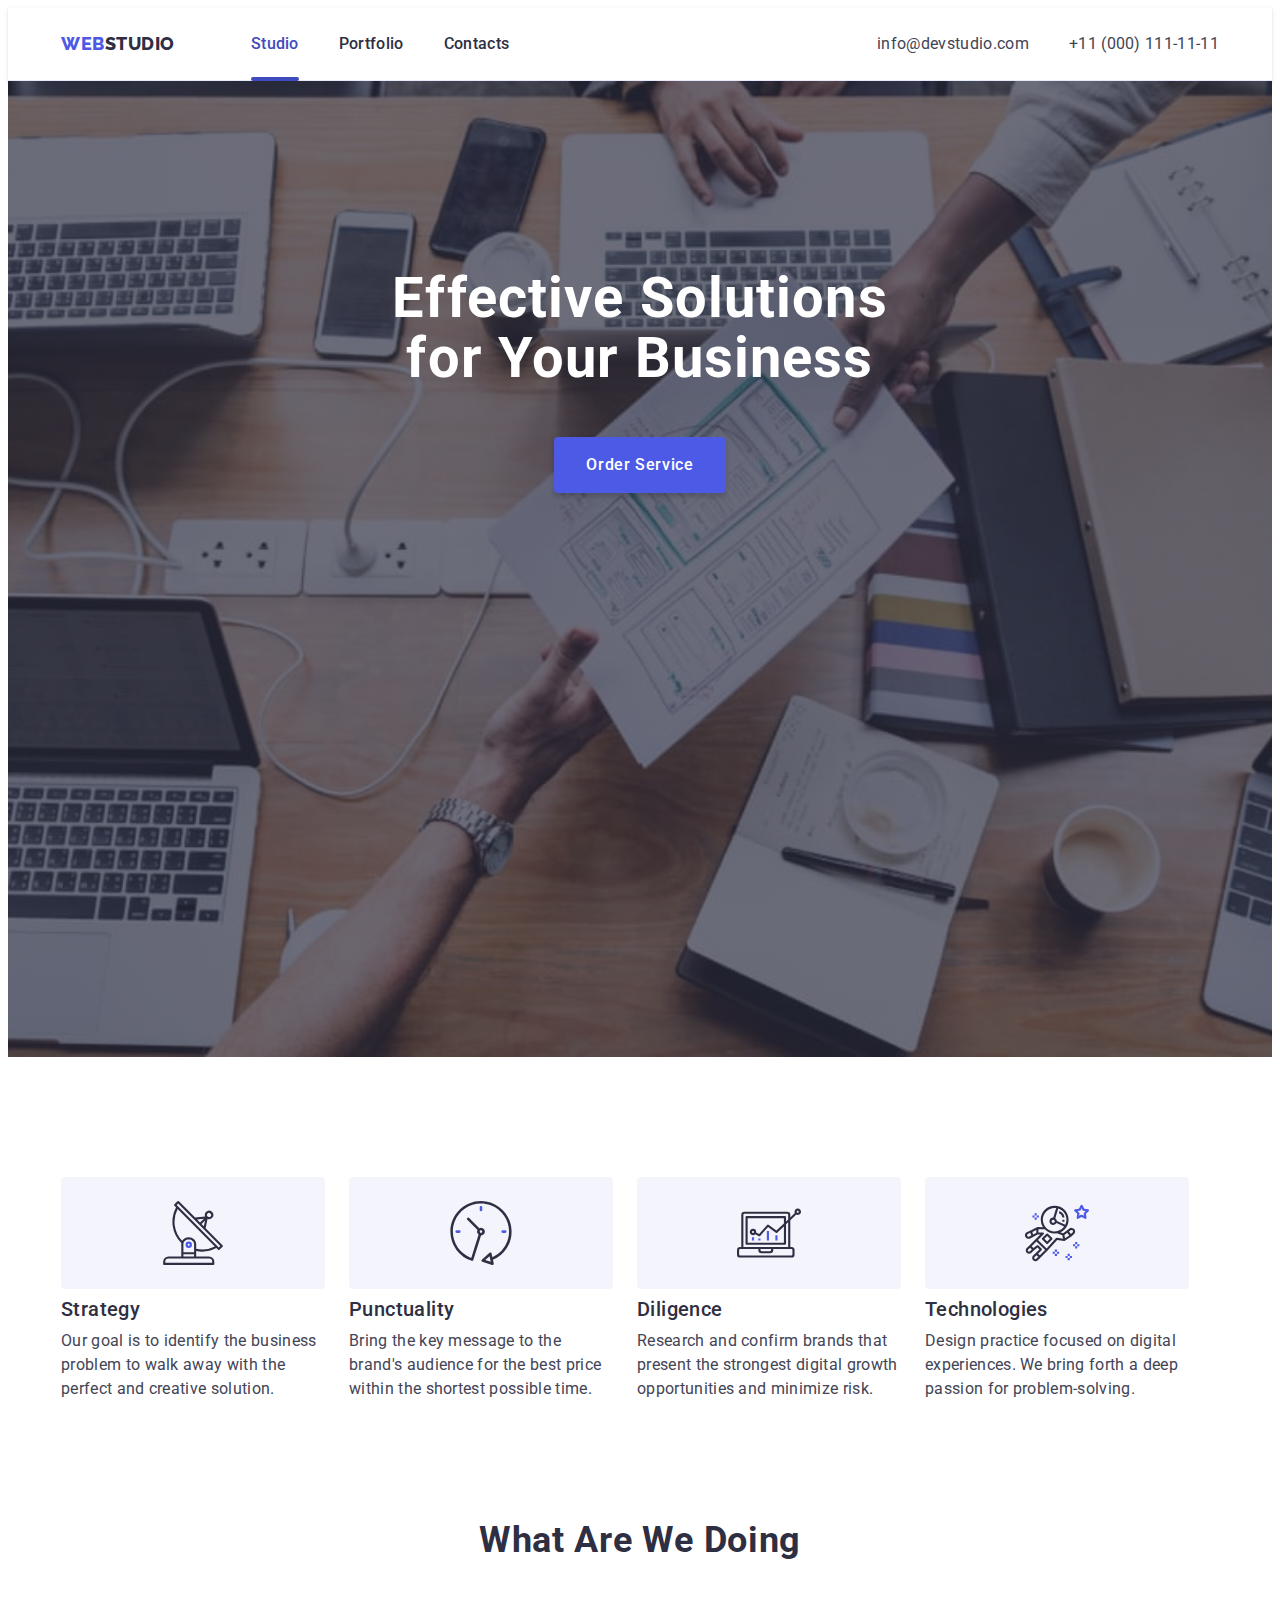
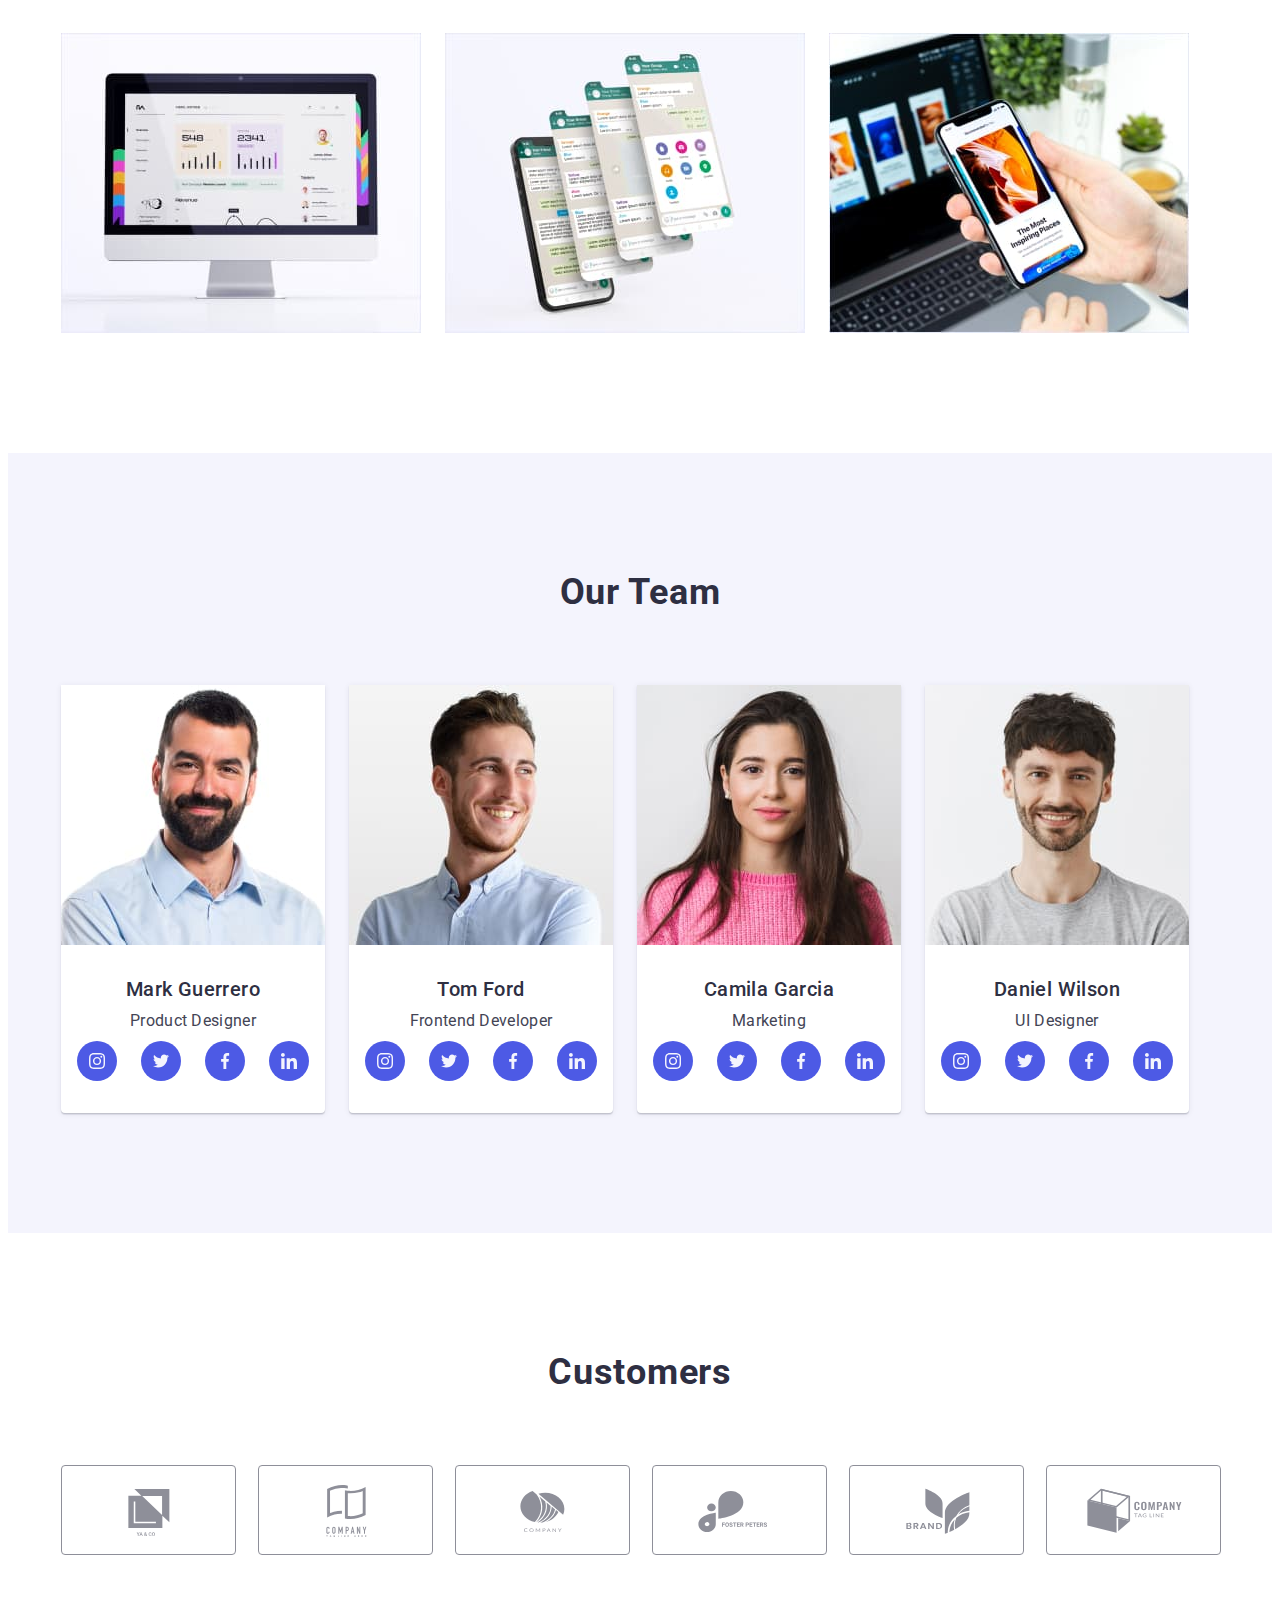
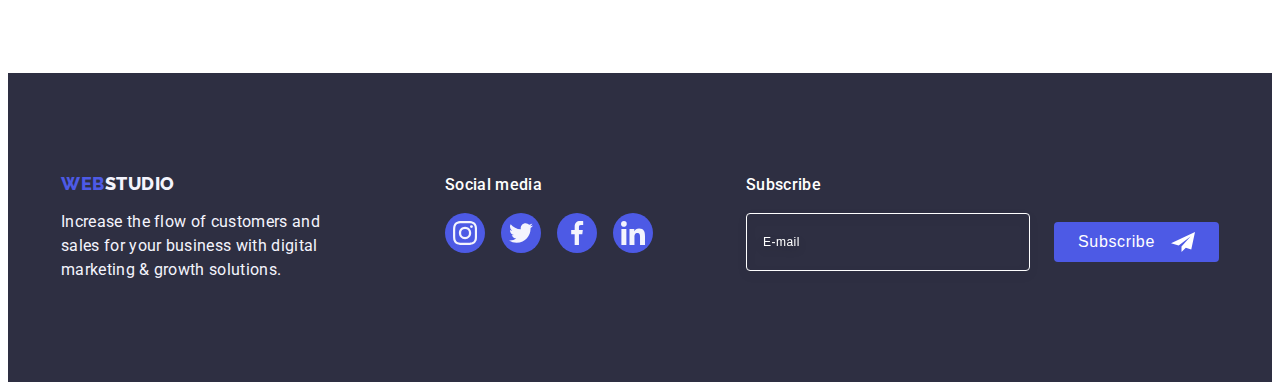
<file: index.html>
<!DOCTYPE html>
<html lang="en">
  <head>
    <meta charset="UTF-8" />
    <meta http-equiv="X-UA-Compatible" content="IE=edge" />
    <meta name="viewport" content="width=device-width, initial-scale=1.0" />
    <title>WebStudio</title>
    <link rel="preconnect" href="https://fonts.googleapis.com" />
    <link rel="preconnect" href="https://fonts.gstatic.com" crossorigin />
    <link
      href="https://fonts.googleapis.com/css2?family=Raleway:wght@800&family=Roboto:wght@400;500;700&display=swap"
      rel="stylesheet"
    />
    <link
      rel="stylesheet"
      href="https://cdnjs.cloudflare.com/ajax/libs/modern-normalize/2.0.0/modern-normalize.min.css"
      integrity="sha512-4xo8blKMVCiXpTaLzQSLSw3KFOVPWhm/TRtuPVc4WG6kUgjH6J03IBuG7JZPkcWMxJ5huwaBpOpnwYElP/m6wg=="
      crossorigin="anonymous"
      referrerpolicy="no-referrer"
    />
    <link rel="stylesheet" href="./css/styles.css" />
  </head>
  <body>
    <!-- Header -->

    <header class="header">
      <div class="container">
        <nav class="navigation">
          <a href="./index.html" class="link logo"
            >Web<span class="logo-part">Studio</span></a
          >
          <ul class="list nav">
            <li class="list-item">
              <a class="link nav-item current" href="./index.html">Studio</a>
            </li>
            <li class="list-item">
              <a class="link nav-item" href="./portfolio.html">Portfolio</a>
            </li>
            <li class="list-item">
              <a class="link nav-item" href="">Contacts</a>
            </li>
          </ul>
        </nav>
        <address class="address">
          <ul class="list address">
            <li class="address-item">
              <a href="mailto:info@devstudio.com" class="link address"
                >info@devstudio.com</a
              >
            </li>
            <li class="address-item">
              <a href="tel:+110001111111" class="link address"
                >+11 (000) 111-11-11</a
              >
            </li>
          </ul>
        </address>
      </div>
    </header>
    <main>
      <!-- Hero -->

      <section class="hero">
        <div class="container">
          <h1 class="hero-title">Effective Solutions for Your Business</h1>
          <button type="button" class="main-button" data-modal-open>
            Order Service
          </button>
        </div>
      </section>

      <!-- Advantages -->

      <section class="characteristics">
        <div class="container">
          <h2 class="visually-hidden">Advantages</h2>
          <ul class="list list-characteristics">
            <li class="characteristics-item">
              <div class="characteristics-icon">
                <svg width="64" height="64">
                  <use href="./images/icons.svg#antenna"></use>
                </svg>
              </div>
              <h3 class="advantages-title">Strategy</h3>
              <p class="advantages-description">
                Our goal is to identify the business problem to walk away with
                the perfect and creative solution.
              </p>
            </li>
            <li class="characteristics-item">
              <div class="characteristics-icon">
                <svg width="64" height="64">
                  <use href="./images/icons.svg#clock"></use>
                </svg>
              </div>
              <h3 class="advantages-title">Punctuality</h3>
              <p class="advantages-description">
                Bring the key message to the brand's audience for the best price
                within the shortest possible time.
              </p>
            </li>
            <li class="characteristics-item">
              <div class="characteristics-icon">
                <svg width="64" height="64">
                  <use href="./images/icons.svg#diagram"></use>
                </svg>
              </div>
              <h3 class="advantages-title">Diligence</h3>
              <p class="advantages-description">
                Research and confirm brands that present the strongest digital
                growth opportunities and minimize risk.
              </p>
            </li>
            <li class="characteristics-item">
              <div class="characteristics-icon">
                <svg width="64" height="64">
                  <use href="./images/icons.svg#astronaut"></use>
                </svg>
              </div>
              <h3 class="advantages-title">Technologies</h3>
              <p class="advantages-description">
                Design practice focused on digital experiences. We bring forth a
                deep passion for problem-solving.
              </p>
            </li>
          </ul>
        </div>
      </section>

      <!-- What are we doing -->

      <section class="activities">
        <div class="container">
          <h2 class="section-header">What are we doing</h2>
          <ul class="list list-activities">
            <li class="activities-item">
              <img
                src="./images/main/wwad1.jpg"
                alt="desktop site"
                width="360"
                height="300"
                class="activities-pic"
              />
            </li>
            <li class="activities-item">
              <img
                src="./images/main/wwad2.jpg"
                alt="mobile app"
                width="360"
                height="300"
              />
            </li>
            <li class="activities-item">
              <img
                src="./images/main/wwad3.jpg"
                alt="mobile site"
                width="360"
                height="300"
              />
            </li>
          </ul>
        </div>
      </section>

      <!-- Our team -->

      <section class="team">
        <div class="container">
          <h2 class="section-header">Our Team</h2>
          <ul class="list list-team">
            <li class="employee-card">
              <img
                src="./images/main/emloyee-mark-guerrero.jpg"
                alt="emloyee mark guerrero"
                width="264"
                height="260"
                class="employee-photo"
              />
              <div class="employee-description">
                <h3 class="employee">Mark Guerrero</h3>
                <p class="possition">Product Designer</p>
                <ul class="list list-social-links">
                  <li class="social-links-item">
                    <a
                      class="link social-link"
                      href=""
                      target="_blank"
                      rel="noopener no-referrer"
                    >
                      <svg class="social-link-icon" width="16" height="16">
                        <use href="./images/icons.svg#instagram"></use>
                      </svg>
                    </a>
                  </li>
                  <li class="social-links-item">
                    <a
                      class="link social-link"
                      href=""
                      target="_blank"
                      rel="noopener no-referrer"
                    >
                      <svg class="social-link-icon" width="16" height="16">
                        <use href="./images/icons.svg#twitter"></use>
                      </svg>
                    </a>
                  </li>
                  <li class="social-links-item">
                    <a
                      class="link social-link"
                      href=""
                      target="_blank"
                      rel="noopener no-referrer"
                    >
                      <svg class="social-link-icon" width="16" height="16">
                        <use href="./images/icons.svg#facebook"></use>
                      </svg>
                    </a>
                  </li>
                  <li class="social-links-item">
                    <a
                      class="link social-link"
                      href=""
                      target="_blank"
                      rel="noopener no-referrer"
                    >
                      <svg class="social-link-icon" width="16" height="16">
                        <use href="./images/icons.svg#linkedin"></use>
                      </svg>
                    </a>
                  </li>
                </ul>
              </div>
            </li>
            <li class="employee-card">
              <img
                src="./images/main/employee-tom-ford.jpg"
                alt="employee tom ford"
                width="264"
                height="260"
                class="employee-photo"
              />
              <div class="employee-description">
                <h3 class="employee">Tom Ford</h3>
                <p class="possition">Frontend Developer</p>
                <ul class="list list-social-links">
                  <li class="social-links-item">
                    <a
                      class="link social-link"
                      href=""
                      target="_blank"
                      rel="noopener no-referrer"
                    >
                      <svg class="social-link-icon" width="16" height="16">
                        <use href="./images/icons.svg#instagram"></use>
                      </svg>
                    </a>
                  </li>
                  <li class="social-links-item">
                    <a
                      class="link social-link"
                      href=""
                      target="_blank"
                      rel="noopener no-referrer"
                    >
                      <svg class="social-link-icon" width="16" height="16">
                        <use href="./images/icons.svg#twitter"></use>
                      </svg>
                    </a>
                  </li>
                  <li class="social-links-item">
                    <a
                      class="link social-link"
                      href=""
                      target="_blank"
                      rel="noopener no-referrer"
                    >
                      <svg class="social-link-icon" width="16" height="16">
                        <use href="./images/icons.svg#facebook"></use>
                      </svg>
                    </a>
                  </li>
                  <li class="social-links-item">
                    <a
                      class="link social-link"
                      href=""
                      target="_blank"
                      rel="noopener no-referrer"
                    >
                      <svg class="social-link-icon" width="16" height="16">
                        <use href="./images/icons.svg#linkedin"></use>
                      </svg>
                    </a>
                  </li>
                </ul>
              </div>
            </li>
            <li class="employee-card">
              <img
                src="./images/main/emloyee-camila-garcia.jpg"
                alt="emloyee camila garcia"
                width="264"
                height="260"
                class="employee-photo"
              />
              <div class="employee-description">
                <h3 class="employee">Camila Garcia</h3>
                <p class="possition">Marketing</p>
                <ul class="list list-social-links">
                  <li class="social-links-item">
                    <a
                      class="link social-link"
                      href=""
                      target="_blank"
                      rel="noopener no-referrer"
                    >
                      <svg class="social-link-icon" width="16" height="16">
                        <use href="./images/icons.svg#instagram"></use>
                      </svg>
                    </a>
                  </li>
                  <li class="social-links-item">
                    <a
                      class="link social-link"
                      href=""
                      target="_blank"
                      rel="noopener no-referrer"
                    >
                      <svg class="social-link-icon" width="16" height="16">
                        <use href="./images/icons.svg#twitter"></use>
                      </svg>
                    </a>
                  </li>
                  <li class="social-links-item">
                    <a
                      class="link social-link"
                      href=""
                      target="_blank"
                      rel="noopener no-referrer"
                    >
                      <svg class="social-link-icon" width="16" height="16">
                        <use href="./images/icons.svg#facebook"></use>
                      </svg>
                    </a>
                  </li>
                  <li class="social-links-item">
                    <a
                      class="link social-link"
                      href=""
                      target="_blank"
                      rel="noopener no-referrer"
                    >
                      <svg class="social-link-icon" width="16" height="16">
                        <use href="./images/icons.svg#linkedin"></use>
                      </svg>
                    </a>
                  </li>
                </ul>
              </div>
            </li>
            <li class="employee-card">
              <img
                src="./images/main/employee-daniel-wilson.jpg"
                alt="employee daniel wilson"
                width="264"
                height="260"
                class="employee-photo"
              />
              <div class="employee-description">
                <h3 class="employee">Daniel Wilson</h3>
                <p class="possition">UI Designer</p>
                <ul class="list list-social-links">
                  <li class="social-links-item">
                    <a
                      class="link social-link"
                      href=""
                      target="_blank"
                      rel="noopener no-referrer"
                    >
                      <svg class="social-link-icon" width="16" height="16">
                        <use href="./images/icons.svg#instagram"></use>
                      </svg>
                    </a>
                  </li>
                  <li class="social-links-item">
                    <a
                      class="link social-link"
                      href=""
                      target="_blank"
                      rel="noopener no-referrer"
                    >
                      <svg class="social-link-icon" width="16" height="16">
                        <use href="./images/icons.svg#twitter"></use>
                      </svg>
                    </a>
                  </li>
                  <li class="social-links-item">
                    <a
                      class="link social-link"
                      href=""
                      target="_blank"
                      rel="noopener no-referrer"
                    >
                      <svg class="social-link-icon" width="16" height="16">
                        <use href="./images/icons.svg#facebook"></use>
                      </svg>
                    </a>
                  </li>
                  <li class="social-links-item">
                    <a
                      class="link social-link"
                      href=""
                      target="_blank"
                      rel="noopener no-referrer"
                    >
                      <svg class="social-link-icon" width="16" height="16">
                        <use href="./images/icons.svg#linkedin"></use>
                      </svg>
                    </a>
                  </li>
                </ul>
              </div>
            </li>
          </ul>
        </div>
      </section>

      <!-- Customers -->

      <section class="clients">
        <div class="container">
          <h2 class="section-header">Customers</h2>
          <ul class="list list-customers">
            <li class="customer-card">
              <a
                href=""
                class="link customer-link"
                target="_blank"
                rel="noopener no-referrer"
              >
                <svg class="customer-icon" width="104" height="56">
                  <use href="./images/icons.svg#partner-1"></use>
                </svg>
              </a>
            </li>
            <li class="customer-card">
              <a
                href=""
                class="link customer-link"
                target="_blank"
                rel="noopener no-referrer"
              >
                <svg class="customer-icon" width="104" height="56">
                  <use href="./images/icons.svg#partner-2"></use>
                </svg>
              </a>
            </li>
            <li class="customer-card">
              <a
                href=""
                class="link customer-link"
                target="_blank"
                rel="noopener no-referrer"
              >
                <svg class="customer-icon" width="104" height="56">
                  <use href="./images/icons.svg#partner-3"></use>
                </svg>
              </a>
            </li>
            <li class="customer-card">
              <a
                href=""
                class="link customer-link"
                target="_blank"
                rel="noopener no-referrer"
              >
                <svg class="customer-icon" width="104" height="56">
                  <use href="./images/icons.svg#partner-4"></use>
                </svg>
              </a>
            </li>
            <li class="customer-card">
              <a
                href=""
                class="link customer-link"
                target="_blank"
                rel="noopener no-referrer"
              >
                <svg class="customer-icon" width="104" height="56">
                  <use href="./images/icons.svg#partner-5"></use>
                </svg>
              </a>
            </li>
            <li class="customer-card">
              <a
                href=""
                class="link customer-link"
                target="_blank"
                rel="noopener no-referrer"
              >
                <svg class="customer-icon" width="104" height="56">
                  <use href="./images/icons.svg#partner-6"></use>
                </svg>
              </a>
            </li>
          </ul>
        </div>
      </section>
    </main>

    <!-- Footer -->

    <footer class="footer">
      <div class="container footer-container">
        <div class="footer-section-1">
          <a href="./index.html" class="link logo"
            >Web<span class="logo-part-bottom">Studio</span></a
          >
          <p class="footer-text">
            Increase the flow of customers and sales for your business with
            digital marketing & growth solutions.
          </p>
        </div>
        <div class="footer-section-2">
          <p class="footer-section-title">Social media</p>
          <ul class="list list-social-links">
            <li class="social-links-item">
              <a
                class="link social-link"
                href=""
                target="_blank"
                rel="noopener no-referrer"
              >
                <svg class="social-link-icon" width="24" height="24">
                  <use href="./images/icons.svg#instagram"></use>
                </svg>
              </a>
            </li>
            <li class="social-links-item">
              <a
                class="link social-link"
                href=""
                target="_blank"
                rel="noopener no-referrer"
              >
                <svg class="social-link-icon" width="24" height="24">
                  <use href="./images/icons.svg#twitter"></use>
                </svg>
              </a>
            </li>
            <li class="social-links-item">
              <a
                class="link social-link"
                href=""
                target="_blank"
                rel="noopener no-referrer"
              >
                <svg class="social-link-icon" width="24" height="24">
                  <use href="./images/icons.svg#facebook"></use>
                </svg>
              </a>
            </li>
            <li class="social-links-item">
              <a
                class="link social-link"
                href=""
                target="_blank"
                rel="noopener no-referrer"
              >
                <svg class="social-link-icon" width="24" height="24">
                  <use href="./images/icons.svg#linkedin"></use>
                </svg>
              </a>
            </li>
          </ul>
        </div>
        <div class="form-section">
          <p class="footer-section-title">Subscribe</p>
          <form class="subscribe-field">
            <label class="subscribe-label">
              <input
                class="email-input"
                type="email"
                placeholder="E-mail"
                name="user-email"
              />
            </label>
            <button type="submit" class="subscribe-button">
              Subscribe
              <svg class="subscribe-icon" width="24" height="24">
                <use href="./images/icons.svg#subscribe"></use>
              </svg>
            </button>
          </form>
        </div>
      </div>
    </footer>

    <!-- Modal -->

    <div class="backdrop is-hidden" data-modal>
      <div class="modal">
        <button type="button" class="close-modal-button" data-modal-close>
          <svg class="close-modal-icon" width="8" height="8">
            <use href="./images/icons.svg#close-modal"></use>
          </svg>
        </button>
        <p class="modal-title">Leave your contacts and we will call you back</p>

        <form>
          <div class="modal-field-wrap">
            <label class="label" for="user-name">Name</label>
            <div class="input-wrap">
              <input
                class="input-field"
                type="text"
                id="user-name"
                name="user-name"
              />
              <svg class="input-icon" width="18" height="24">
                <use href="./images/icons.svg#name"></use>
              </svg>
            </div>
          </div>

          <div class="modal-field-wrap">
            <label class="label" for="user-phone">Phone</label>
            <div class="input-wrap">
              <input
                class="input-field"
                type="text"
                id="user-phone"
                name="user-phone"
              />
              <svg class="input-icon" width="18" height="24">
                <use href="./images/icons.svg#phone"></use>
              </svg>
            </div>
          </div>

          <div class="modal-field-wrap">
            <label class="label" for="user-email">Email</label>
            <div class="input-wrap">
              <input
                class="input-field"
                type="text"
                id="user-email"
                name="user-email"
              />
              <svg class="input-icon" width="18" height="24">
                <use href="./images/icons.svg#email"></use>
              </svg>
            </div>
          </div>

          <div class="modal-comment-wrap">
            <label class="label" for="user-comment">Comment</label>
            <textarea
              class="comment"
              name="user-comment"
              id="user-comment"
              placeholder="Text input"
            ></textarea>
          </div>

          <div class="checkbox-wrap">
            <input
              class="checkbox visually-hidden"
              type="checkbox"
              id="user-privacy"
              value="true"
              name="user-privacy"
            />
            <label class="policy" for="user-privacy">
              <span class="policy-custom-field">
                <svg class="policy-icon" width="10" height="8">
                  <use href="./images/icons.svg#check"></use>
                </svg>
              </span>
              I accept the terms and conditions of the&nbsp;<a
                class="policy-link"
                href=""
                >Privacy Policy</a
              ></label
            >
          </div>
          <button class="submit-modal-button" type="submit">Send</button>
        </form>
      </div>
    </div>

    <script src="./js/modal.js"></script>
  </body>
</html>
</file>
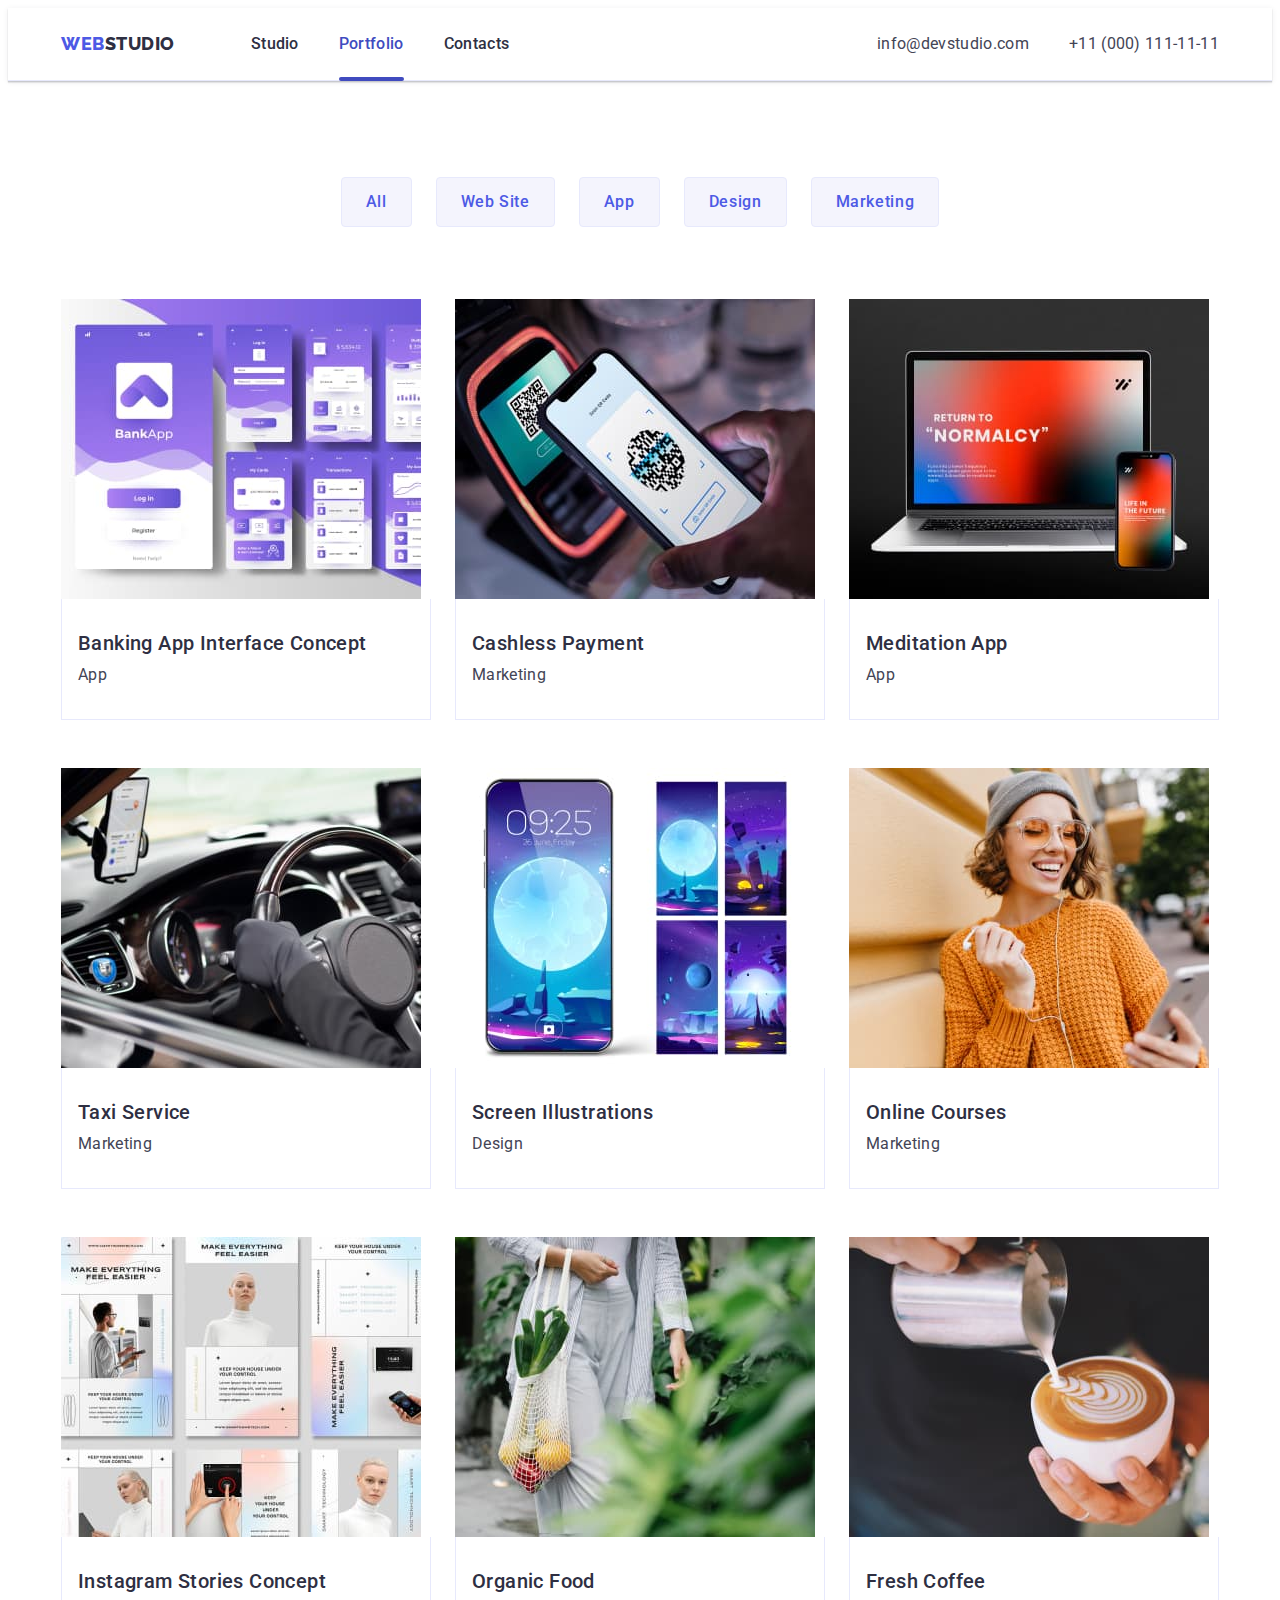
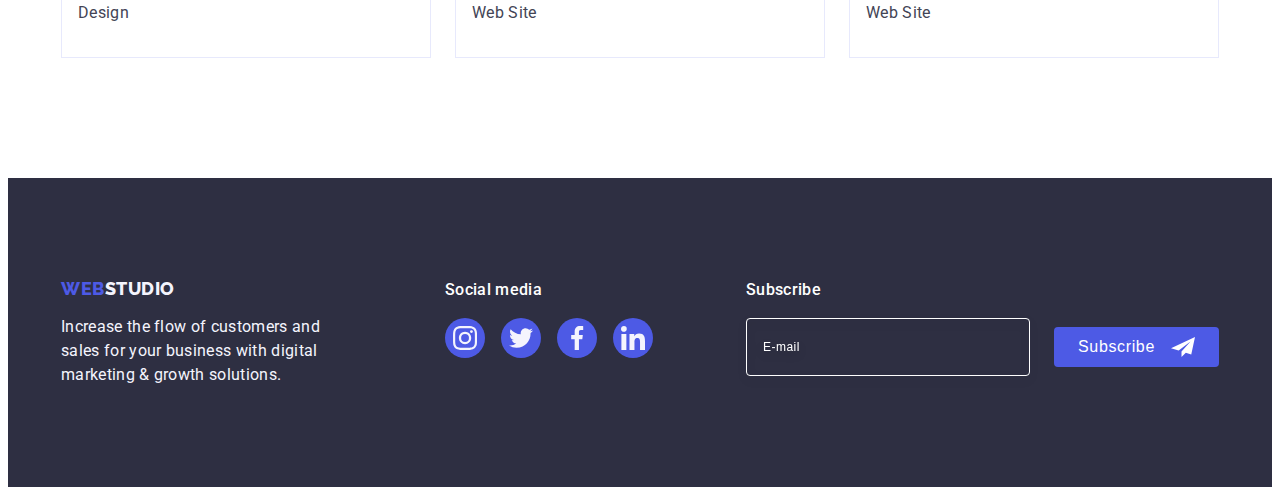
<file: portfolio.html>
<!DOCTYPE html>
<html lang="en">
  <head>
    <meta charset="UTF-8" />
    <meta http-equiv="X-UA-Compatible" content="IE=edge" />
    <meta name="viewport" content="width=device-width, initial-scale=1.0" />
    <title>WebStudio</title>
    <link rel="preconnect" href="https://fonts.googleapis.com" />
    <link rel="preconnect" href="https://fonts.gstatic.com" crossorigin />
    <link
      href="https://fonts.googleapis.com/css2?family=Raleway:wght@800&family=Roboto:wght@400;500;700&display=swap"
      rel="stylesheet"
    />
    <link
      rel="stylesheet"
      href="https://cdnjs.cloudflare.com/ajax/libs/modern-normalize/2.0.0/modern-normalize.min.css"
      integrity="sha512-4xo8blKMVCiXpTaLzQSLSw3KFOVPWhm/TRtuPVc4WG6kUgjH6J03IBuG7JZPkcWMxJ5huwaBpOpnwYElP/m6wg=="
      crossorigin="anonymous"
      referrerpolicy="no-referrer"
    />
    <link rel="stylesheet" href="./css/styles.css" />
  </head>
  <body>
    <header class="header">
      <div class="container">
        <nav class="navigation">
          <a href="./index.html" class="link logo"
            >Web<span class="logo-part">Studio</span></a
          >
          <ul class="list nav">
            <li class="list-item">
              <a class="link nav-item" href="./index.html">Studio</a>
            </li>
            <li class="list-item">
              <a class="link nav-item current" href="./portfolio.html"
                >Portfolio</a
              >
            </li>
            <li class="list-item">
              <a class="link nav-item" href="">Contacts</a>
            </li>
          </ul>
        </nav>
        <address class="address">
          <ul class="list address">
            <li class="address-item">
              <a href="mailto:info@devstudio.com" class="link address"
                >info@devstudio.com</a
              >
            </li>
            <li class="address-item">
              <a href="tel:+110001111111" class="link address"
                >+11 (000) 111-11-11</a
              >
            </li>
          </ul>
        </address>
      </div>
    </header>
    <main>
      <section class="portfolio-section">
        <div class="container portfolio">
          <h1 class="visually-hidden">Portfolio</h1>
          <ul class="filter list">
            <li><button type="button" class="portfolio-button">All</button></li>
            <li>
              <button type="button" class="portfolio-button">Web Site</button>
            </li>
            <li><button type="button" class="portfolio-button">App</button></li>
            <li>
              <button type="button" class="portfolio-button">Design</button>
            </li>
            <li>
              <button type="button" class="portfolio-button">Marketing</button>
            </li>
          </ul>
          <ul class="list portfolio">
            <li class="card">
              <a href="" class="link portfolio-link"
                ><div class="portfolio-img-wrapper">
                  <img
                    src="./images/portfolio/1.jpg"
                    alt="mobile app Illustration"
                    width="360"
                    height="300"
                    class="card-picture"
                  />
                  <p class="overlay">
                    14 Stylish and User-Friendly App Design Concepts · Task
                    Manager App · Calorie Tracker App · Exotic Fruit Ecommerce
                    App · Cloud Storage App
                  </p>
                </div>
                <div class="card-descr">
                  <h2 class="cart-title">Banking App Interface Concept</h2>
                  <p class="card-text">App</p>
                </div></a
              >
            </li>
            <li class="card">
              <a href="" class="link portfolio-link"
                ><div class="portfolio-img-wrapper">
                  <img
                    src="./images/portfolio/2.jpg"
                    alt="payment is being done using phone"
                    width="360"
                    height="300"
                    class="card-picture"
                  />
                  <p class="overlay">
                    14 Stylish and User-Friendly App Design Concepts · Task
                    Manager App · Calorie Tracker App · Exotic Fruit Ecommerce
                    App · Cloud Storage App
                  </p>
                </div>
                <div class="card-descr">
                  <h2 class="cart-title">Cashless Payment</h2>
                  <p class="card-text">Marketing</p>
                </div>
              </a>
            </li>
            <li class="card">
              <a href="" class="link portfolio-link"
                ><div class="portfolio-img-wrapper">
                  <img
                    src="./images/portfolio/3.jpeg"
                    alt="mobile app example"
                    width="360"
                    height="300"
                    class="card-picture"
                  />
                  <p class="overlay">
                    14 Stylish and User-Friendly App Design Concepts · Task
                    Manager App · Calorie Tracker App · Exotic Fruit Ecommerce
                    App · Cloud Storage App
                  </p>
                </div>

                <div class="card-descr">
                  <h2 class="cart-title">Meditation App</h2>
                  <p class="card-text">App</p>
                </div>
              </a>
            </li>
            <li class="card">
              <a href="" class="link portfolio-link"
                ><div class="portfolio-img-wrapper">
                  <img
                    src="./images/portfolio/4.jpeg"
                    alt="app for taxi service"
                    width="360"
                    height="300"
                    class="card-picture"
                  />
                  <p class="overlay">
                    14 Stylish and User-Friendly App Design Concepts · Task
                    Manager App · Calorie Tracker App · Exotic Fruit Ecommerce
                    App · Cloud Storage App
                  </p>
                </div>

                <div class="card-descr">
                  <h2 class="cart-title">Taxi Service</h2>
                  <p class="card-text">Marketing</p>
                </div>
              </a>
            </li>
            <li class="card">
              <a href="" class="link portfolio-link"
                ><div class="portfolio-img-wrapper">
                  <img
                    src="./images/portfolio/5.jpeg"
                    alt="screen design examples"
                    width="360"
                    height="300"
                    class="card-picture"
                  />
                  <p class="overlay">
                    14 Stylish and User-Friendly App Design Concepts · Task
                    Manager App · Calorie Tracker App · Exotic Fruit Ecommerce
                    App · Cloud Storage App
                  </p>
                </div>

                <div class="card-descr">
                  <h2 class="cart-title">Screen Illustrations</h2>
                  <p class="card-text">Design</p>
                </div>
              </a>
            </li>
            <li class="card">
              <a href="" class="link portfolio-link"
                ><div class="portfolio-img-wrapper">
                  <img
                    src="./images/portfolio/6.jpeg"
                    alt="a girl making selfie"
                    width="360"
                    height="300"
                    class="card-picture"
                  />
                  <p class="overlay">
                    14 Stylish and User-Friendly App Design Concepts · Task
                    Manager App · Calorie Tracker App · Exotic Fruit Ecommerce
                    App · Cloud Storage App
                  </p>
                </div>

                <div class="card-descr">
                  <h2 class="cart-title">Online Courses</h2>
                  <p class="card-text">Marketing</p>
                </div>
              </a>
            </li>
            <li class="card">
              <a href="" class="link portfolio-link"
                ><div class="portfolio-img-wrapper">
                  <img
                    src="./images/portfolio/7.jpeg"
                    alt="Instagram profile example"
                    width="360"
                    height="300"
                    class="card-picture"
                  />
                  <p class="overlay">
                    14 Stylish and User-Friendly App Design Concepts · Task
                    Manager App · Calorie Tracker App · Exotic Fruit Ecommerce
                    App · Cloud Storage App
                  </p>
                </div>

                <div class="card-descr">
                  <h2 class="cart-title">Instagram Stories Concept</h2>
                  <p class="card-text">Design</p>
                </div>
              </a>
            </li>
            <li class="card">
              <a href="" class="link portfolio-link"
                ><div class="portfolio-img-wrapper">
                  <img
                    src="./images/portfolio/8.jpeg"
                    alt="fresh vegetables in a bag"
                    width="360"
                    height="300"
                    class="card-picture"
                  />
                  <p class="overlay">
                    14 Stylish and User-Friendly App Design Concepts · Task
                    Manager App · Calorie Tracker App · Exotic Fruit Ecommerce
                    App · Cloud Storage App
                  </p>
                </div>

                <div class="card-descr">
                  <h2 class="cart-title">Organic Food</h2>
                  <p class="card-text">Web Site</p>
                </div>
              </a>
            </li>
            <li class="card">
              <a href="" class="link portfolio-link"
                ><div class="portfolio-img-wrapper">
                  <img
                    src="./images/portfolio/9.jpeg"
                    alt="a cup of coffee"
                    width="360"
                    height="300"
                    class="card-picture"
                  />
                  <p class="overlay">
                    14 Stylish and User-Friendly App Design Concepts · Task
                    Manager App · Calorie Tracker App · Exotic Fruit Ecommerce
                    App · Cloud Storage App
                  </p>
                </div>
                <div class="card-descr">
                  <h2 class="cart-title">Fresh Coffee</h2>
                  <p class="card-text">Web Site</p>
                </div>
              </a>
            </li>
          </ul>
        </div>
      </section>
    </main>

    <!-- Footer -->

    <footer class="footer">
      <div class="container footer-container">
        <div class="footer-section-1">
          <a href="./index.html" class="link logo"
            >Web<span class="logo-part-bottom">Studio</span></a
          >
          <p class="footer-text">
            Increase the flow of customers and sales for your business with
            digital marketing & growth solutions.
          </p>
        </div>
        <div class="footer-section-2">
          <p class="footer-section-title">Social media</p>
          <ul class="list list-social-links">
            <li class="social-links-item">
              <a
                class="link social-link"
                href=""
                target="_blank"
                rel="noopener no-referrer"
              >
                <svg class="social-link-icon" width="24" height="24">
                  <use href="./images/icons.svg#instagram"></use>
                </svg>
              </a>
            </li>
            <li class="social-links-item">
              <a
                class="link social-link"
                href=""
                target="_blank"
                rel="noopener no-referrer"
              >
                <svg class="social-link-icon" width="24" height="24">
                  <use href="./images/icons.svg#twitter"></use>
                </svg>
              </a>
            </li>
            <li class="social-links-item">
              <a
                class="link social-link"
                href=""
                target="_blank"
                rel="noopener no-referrer"
              >
                <svg class="social-link-icon" width="24" height="24">
                  <use href="./images/icons.svg#facebook"></use>
                </svg>
              </a>
            </li>
            <li class="social-links-item">
              <a
                class="link social-link"
                href=""
                target="_blank"
                rel="noopener no-referrer"
              >
                <svg class="social-link-icon" width="24" height="24">
                  <use href="./images/icons.svg#linkedin"></use>
                </svg>
              </a>
            </li>
          </ul>
        </div>
        <div class="form-section">
          <p class="footer-section-title">Subscribe</p>
          <form class="subscribe-field">
            <label class="subscribe-label">
              <input
                class="email-input"
                type="email"
                placeholder="E-mail"
                name="user-email"
              />
            </label>
            <button type="submit" class="subscribe-button">
              Subscribe
              <svg class="subscribe-icon" width="24" height="24">
                <use href="./images/icons.svg#subscribe"></use>
              </svg>
            </button>
          </form>
        </div>
      </div>
    </footer>
  </body>
</html>
</file>
<file: css/styles.css>
/* Colors */

/* --accent-color: #4D5AE5;
 --dark-background-color: #2E2F42;
 --main-background-color: #FFFFFF; 
 --light-background-color: #F4F4FD;
 --light-accent-color: #E7E9FC;
 --text-color: #434455 */

:root {
  --accent-color: #4d5ae5;
  --dark-background-color: #2e2f42;
  --main-background-color: #ffffff;
  --light-background-color: #f4f4fd;
  --light-accent-color: #e7e9fc;
  --text-color: #434455;
  --active: #404bbf;
  --customers-color: #8e8f99;
  --footer-active-color: #31d0aa;
  --modal-background-color: #fcfcfc;
  --transition: 250ms cubic-bezier(0.4, 0, 0.2, 1);
}

body {
  background-color: var(--main-background-color);
  font-family: Roboto, sans-serif;
  color: var(--text-color);
}

.link {
  text-decoration: none;
}

.list {
  list-style: none;
}

p,
h1,
h2,
h3,
h4,
h5,
h6,
ul,
ol {
  margin: 0;
  padding: 0;
}

img {
  display: block;
}

.container {
  width: 1158px;
  padding-left: 15px;
  padding-right: 15px;
  margin: 0 auto;
  /* outline: 2px solid tomato; */
}

/* Header */

.header {
  border-bottom: 1px solid var(--light-accent-color);
  box-shadow: 0px 2px 1px rgba(46, 47, 66, 0.08),
    0px 1px 1px rgba(46, 47, 66, 0.16), 0px 1px 6px rgba(46, 47, 66, 0.08);
}

.header .container {
  display: flex;
  justify-content: space-between;
  align-items: center;
}

.logo {
  font-family: "Raleway", sans-serif;
  text-decoration: none;
  font-weight: 800;
  font-size: 18px;
  line-height: 1.17;
  letter-spacing: 0.03em;
  text-transform: uppercase;
  color: var(--accent-color);
}

.logo .logo-part {
  color: var(--dark-background-color);
}

.link.logo {
  margin-right: 76px;
}

.navigation {
  display: flex;
  align-items: center;
}

.nav-item {
  position: relative;
  display: block;
  padding-top: 24px;
  padding-bottom: 24px;
  font-weight: 500;
  font-size: 16px;
  line-height: 1.5;
  letter-spacing: 0.02em;
  text-transform: capitalize;
  color: var(--dark-background-color);
  transition: color var(--transition);
}

.current::after {
  content: "";
  position: absolute;
  bottom: -1px;
  left: 0;

  display: block;
  width: 100%;
  height: 4px;

  border-radius: 2px;
  background-color: var(--active);
}

.nav-item.current,
.nav-item:hover,
.nav-item:focus {
  color: var(--active);
}

.list.nav {
  display: flex;
}

.list-item:not(:last-child) {
  margin-right: 40px;
}

.address {
  font-style: normal;
  font-size: 1.5;
  line-height: 24px;
  letter-spacing: 0.02em;
  color: var(--text-color);
  transition: color var(--transition);
}

.address:hover,
.address:focus {
  color: var(--active);
}

.list.address {
  display: flex;
}

.address-item:not(:last-child) {
  margin-right: 40px;
}

/* Hero */

.hero {
  background-color: var(--dark-background-color);
  background-image: linear-gradient(
      rgba(46, 47, 66, 0.7),
      rgba(46, 47, 66, 0.7)
    ),
    url(../images/main/hero.jpeg);
  background-repeat: no-repeat;
  background-position: center;
  background-size: cover;
  height: 600px;
  max-width: 1440px;
  margin: 0 auto;
  padding-top: 188px;
  padding-bottom: 188px;
}

.hero-title {
  font-weight: 700;
  font-size: 56px;
  line-height: 1.07;
  letter-spacing: 0.02em;
  text-align: center;
  color: var(--main-background-color);
  max-width: 496px;
  margin: 0 auto 48px;
}

.main-button {
  display: block;
  padding: 16px 32px;
  margin: 0 auto;
  height: 56;
  min-width: 169px;

  font-family: "Roboto", sans-serif;
  font-weight: 500;
  font-size: 16px;
  line-height: 1.5;
  letter-spacing: 0.04em;
  text-align: center;

  color: var(--main-background-color);
  background-color: var(--accent-color);
  box-shadow: 0px 4px 4px rgba(0, 0, 0, 0.15);
  border-radius: 4px;
  border: none;
  cursor: pointer;

  transition: background-color var(--transition);
}

.main-button:hover,
.main-button:focus {
  background-color: var(--active);
  cursor: pointer;
}

/* Advantages */

.visually-hidden {
  position: absolute;
  width: 1px;
  height: 1px;
  margin: -1px;
  border: 0;
  padding: 0;
  white-space: nowrap;
  clip-path: inset(100%);
  clip: rect(0 0 0 0);
  overflow: hidden;
}

.advantages-title {
  font-weight: 500;
  font-size: 20px;
  line-height: 1.2;
  letter-spacing: 0.02em;
  color: var(--dark-background-color);
  margin-bottom: 8px;
}

.advantages-description {
  font-size: 16px;
  line-height: 1.5;
  letter-spacing: 0.02em;
  color: var(--text-color);
  width: 264px;
}

.list-characteristics {
  display: flex;
  gap: 24px;
}

.characteristics {
  padding-top: 120px;
  padding-bottom: 120px;
}

.characteristics-icon {
  display: flex;
  align-items: center;
  justify-content: center;
  margin-bottom: 8px;
  height: 112px;
  background-color: var(--light-background-color);
  border-radius: 4px;
}

/* What are we doing */

.activities {
  padding-bottom: 120px;
}

.list-activities {
  display: flex;
  gap: 24px;
}

.activities-pic {
  display: block;
}

/* Our team */

.list-team {
  display: flex;
  gap: 24px;
}

.team {
  background-color: var(--light-background-color);
  padding: 120px 0;
}

.section-header {
  font-weight: 700;
  font-size: 36px;
  line-height: 1.11;
  text-align: center;
  letter-spacing: 0.02em;
  text-transform: capitalize;
  color: var(--dark-background-color);
  margin: 0 auto 72px;
}

.employee-card {
  background-color: var(--main-background-color);
  box-shadow: 0px 1px 6px rgba(46, 47, 66, 0.08),
    0px 1px 1px rgba(46, 47, 66, 0.16), 0px 2px 1px rgba(46, 47, 66, 0.08);
  border-radius: 0px 0px 4px 4px;
}

.employee-description {
  padding: 32px 16px;
}

.employee {
  font-weight: 500;
  font-size: 20px;
  line-height: 1.2;
  text-align: center;
  letter-spacing: 0.02em;
  color: var(--dark-background-color);
  margin-bottom: 8px;
}

.possition {
  font-size: 16px;
  line-height: 1.5;
  text-align: center;
  letter-spacing: 0.02em;
  color: var(--text-color);
  margin-bottom: 8px;
}

.list-social-links {
  display: flex;
  justify-content: center;
  gap: 24px;
}

.social-links-item {
  width: 40px;
  height: 40px;
}

.social-link {
  display: flex;
  justify-content: center;
  align-items: center;
  width: 100%;
  height: 100%;
  background-color: var(--accent-color);
  border-radius: 50%;
  transition: background-color var(--transition);
}

.social-link:hover,
.social-link:focus {
  background-color: var(--active);
}

.social-link-icon {
  fill: var(--light-background-color);
}

/* Customers */

.clients {
  padding-top: 120px;
  padding-bottom: 120px;
}

.list-customers {
  display: flex;
  gap: 24px;
}

.customer-card {
  width: calc((100% - 120px) / 6);
  height: 88px;
}

.customer-link {
  display: flex;
  justify-content: center;
  align-items: center;
  width: 100%;
  height: 100%;
  border: 1px solid var(--customers-color);
  border-radius: 4px;
  color: var(--customers-color);
  transition: color var(--transition), border-color var(--transition);
}

.customer-link:hover,
.customer-link:focus {
  border-color: var(--active);
  color: var(--active);
}

.customer-icon {
  fill: currentColor;
}

/* Footer */

.footer .link.logo {
  display: inline-block;
  margin-bottom: 16px;
  margin-right: 0;
}

.footer {
  background-color: var(--dark-background-color);
  padding-top: 100px;
  padding-bottom: 100px;
}

.footer-container {
  display: flex;
  align-items: baseline;
}

.footer-section-1 {
  margin-right: 120px;
}

.logo-part-bottom {
  color: var(--light-background-color);
}

.footer-text {
  font-size: 16px;
  line-height: 1.5;
  letter-spacing: 0.02em;
  color: var(--light-background-color);
  width: 264px;
}

.footer-section-title {
  font-weight: 500;
  font-size: 16px;
  line-height: 1.5;
  letter-spacing: 0.02em;
  color: var(--main-background-color);
  margin-bottom: 16px;
}

.footer .list-social-links {
  display: flex;
  justify-content: center;
  gap: 16px;
}

.social-link {
  display: flex;
  justify-content: center;
  align-items: center;
  width: 100%;
  height: 100%;
  background-color: var(--accent-color);
  border-radius: 50%;
  transition: background-color var(--transition);
}

.footer .social-link:hover,
.footer .social-link:focus {
  background-color: var(--footer-active-color);
}

.form-section {
  margin-left: auto;
}

.email-input {
  width: 264px;
  height: 40px;
  padding-left: 16px;
  padding-top: 8px;
  padding-bottom: 8px;

  font-size: 12px;
  line-height: 1.5;
  letter-spacing: 0.04em;
  color: var(--main-background-color);
  background-color: transparent;

  border: 1px solid #ffffff;
  border-radius: 4px;
  filter: drop-shadow(0px 4px 4px rgba(0, 0, 0, 0.15));
}

footer .email-input::placeholder {
  font-size: 12px;
  line-height: 2;
  letter-spacing: 0.04em;
  color: var(--main-background-color);
}

.subscribe-field {
  display: flex;
  align-items: center;
  gap: 24px;
}

.subscribe-button {
  display: flex;
  align-items: center;
  justify-content: center;

  padding: 8px 24px;

  min-width: 165px;
  height: 40px;

  font-weight: 500;
  font-size: 16px;
  line-height: 1.5;
  letter-spacing: 0.04em;
  color: var(--main-background-color);

  background-color: var(--accent-color);
  transition: background-color var(--transition);
  border-radius: 4px;
  border-style: none;
  cursor: pointer;
}
.subscribe-button:hover,
.subscribe-button:focus {
  background-color: var(--active);
}

.subscribe-icon {
  margin-left: 16px;
  fill: var(--main-background-color);
  transition: fill var(--transition);
}

.subscribe-button:hover .subscribe-icon,
.subscribe-button:focus .subscribe-icon {
  fill: var(--footer-active-color);
}

/* Modal */

.backdrop {
  position: fixed;
  top: 0;
  left: 0;
  width: 100%;
  height: 100%;

  background: rgba(46, 47, 66, 0.4);
  opacity: 1;
  visibility: visible;
  transition: opacity var(--transition), visibility var(--transition);
}

.backdrop.is-hidden {
  opacity: 0;
  pointer-events: none;
  visibility: hidden;
}

.modal {
  position: absolute;
  top: 50%;
  left: 50%;
  transform: translate(-50%, -50%);
  transition: transform var(--transition);

  width: 408px;
  min-height: 584px;
  padding: 72px 24px 24px 24px;

  background-color: var(--modal-background-color);
  box-shadow: 0px 1px 1px rgba(0, 0, 0, 0.14), 0px 1px 3px rgba(0, 0, 0, 0.12),
    0px 2px 1px rgba(0, 0, 0, 0.2);
  border-radius: 4px;
}

.close-modal-button {
  position: absolute;
  top: 24px;
  right: 24px;

  width: 24px;
  height: 24px;
  padding: 0;
  margin: 0;

  display: flex;
  justify-content: center;
  align-items: center;
  background-color: var(--light-accent-color);
  border: 1px solid rgba(0, 0, 0, 0.1);
  border-radius: 50%;

  cursor: pointer;

  transition: background-color var(--transition), border var(--transition);
}

.close-modal-icon {
  fill: var(--dark-background-color);
  transition: fill var(--transition);
}

.close-modal-button:hover,
.close-modal-button:focus {
  background-color: var(--active);
  border: none;
}

.close-modal-button:hover .close-modal-icon,
.close-modal-button:focus .close-modal-icon {
  fill: var(--main-background-color);
}

.modal-title {
  margin-bottom: 16px;
  font-weight: 500;
  font-size: 16px;
  line-height: 1.5;
  text-align: center;
  letter-spacing: 0.02em;
  color: var(--dark-background-color);
}

.modal-field-wrap {
  margin-bottom: 8px;
}

.label {
  display: block;
  margin-bottom: 4px;
  font-size: 12px;
  line-height: 1.17;
  letter-spacing: 0.04em;
  color: var(--customers-color);
}

.input-field {
  display: inline-block;
  height: 40px;
  padding-left: 38px;
  width: 100%;
  border: 1px solid rgba(46, 47, 66, 0.4);
  border-radius: 4px;
  font-size: 12px;
  line-height: 1.17;
  letter-spacing: 0.04em;
  color: var(--dark-background-color);
  background-color: transparent;
  transition: border-color var(--transition);
  outline: transparent;
}

.input-field:focus {
  border-color: var(--accent-color);
}

.input-wrap {
  position: relative;
}

.input-wrap:focus-within .input-icon {
  fill: var(--accent-color);
}

.input-icon {
  position: absolute;
  top: 50%;
  left: 16px;
  transform: translateY(-50%);
  fill: var(--dark-background-color);
  transition: fill var(--transition);
}

.modal-comment-wrap {
  margin-bottom: 16px;
}

.comment {
  width: 100%;
  height: 120px;
  padding: 8px 16px;
  resize: none;
  border: 1px solid rgba(46, 47, 66, 0.4);
  border-radius: 4px;
  font-size: 12px;
  line-height: 1.17;
  letter-spacing: 0.04em;
  color: rgba(46, 47, 66, 0.4);
  background-color: transparent;
  transition: border-color var(--transition);
  outline: transparent;
}

.comment:focus {
  border-color: var(--accent-color);
}

.comment::placeholder {
  font-size: 12px;
  line-height: 1.17;
  letter-spacing: 0.04em;
  color: rgba(46, 47, 66, 0.4);
}

.checkbox-wrap {
  margin-bottom: 24px;
}

.policy {
  align-items: center;
  font-size: 12px;
  line-height: 1.17;
  letter-spacing: 0.04em;
  color: var(--customers-color);
}

.policy-link {
  color: var(--accent-color);
}

.policy-custom-field {
  display: inline-flex;
  align-items: center;
  justify-content: center;
  width: 16px;
  height: 16px;
  margin-right: 8px;

  border: 1px solid rgba(46, 47, 66, 0.4);
  border-radius: 2px;
  cursor: pointer;

  background-color: transparent;
  fill: transparent;
  transition: background-color 250ms cubic-bezier(0.4, 0, 0.2, 1),
    border 250ms cubic-bezier(0.4, 0, 0.2, 1),
    fill 250ms cubic-bezier(0.4, 0, 0.2, 1);
}

.checkbox:checked + .policy > .policy-custom-field {
  background-color: var(--active);
  border: none;
  fill: var(--light-background-color);
}

.checkbox:focus-visible + .policy > .policy-custom-field {
  outline: 2px solid rgba(77, 90, 229, 0.5);
}

.submit-modal-button {
  display: block;
  min-width: 169px;
  height: 56px;
  margin: auto auto;

  font-weight: 500;
  font-size: 16px;
  line-height: 1.5;
  letter-spacing: 0.04em;
  color: var(--main-background-color);

  border-style: none;
  background-color: var(--accent-color);
  box-shadow: 0px 4px 4px rgba(0, 0, 0, 0.15);
  border-radius: 4px;
  transition: background-color var(--transition);
  cursor: pointer;
}

.submit-modal-button:hover,
.submit-modal-button:focus {
  background-color: var(--active);
}

/* Portfolio */

.portfolio-section {
  padding-top: 96px;
  padding-bottom: 120px;
}

.filter.list {
  display: flex;
  margin-bottom: 72px;
  justify-content: center;
  gap: 24px;
}

.portfolio-button {
  font-family: "Roboto", sans-serif;
  font-weight: 500;
  font-size: 16px;
  line-height: 1.5;
  text-align: center;
  letter-spacing: 0.04em;
  color: var(--accent-color);
  background-color: var(--light-background-color);
  border: 1px solid var(--light-accent-color);
  border-radius: 4px;
  padding: 12px 24px;
  transition: background-color var(--transition), color var(--transition),
    box-shadow var(--transition), border-color var(--transition);
}

.portfolio-button:hover,
.portfolio-button:focus {
  color: var(--main-background-color);
  background-color: var(--active);
  cursor: pointer;
  border: 1px solid transparent;
  box-shadow: 0px 3px 1px rgba(0, 0, 0, 0.1), 0px 2px 1px rgba(0, 0, 0, 0.08),
    0px 2px 2px rgba(0, 0, 0, 0.12);
}

/* Portfolio menu */

.list.portfolio {
  display: flex;
  flex-wrap: wrap;
  row-gap: 48px;
  column-gap: 24px;
}

.card {
  flex-basis: calc((100% - 48px) / 3);
}

.portfolio-link {
  display: block;
  transition: box-shadow var(--transition);
}

.portfolio-link:hover,
.portfolio-link:focus {
  box-shadow: 0px 1px 6px rgba(46, 47, 66, 0.08),
    0px 1px 1px rgba(46, 47, 66, 0.16), 0px 2px 1px rgba(46, 47, 66, 0.08);
}

.card-picture {
  display: block;
}

.card-descr {
  padding: 32px 16px;
  border-left: 1px solid var(--light-accent-color);
  border-right: 1px solid var(--light-accent-color);
  border-bottom: 1px solid var(--light-accent-color);
}

.cart-title {
  font-weight: 500;
  font-size: 20px;
  line-height: 1.2;
  letter-spacing: 0.02em;
  color: var(--dark-background-color);
  margin-bottom: 8px;
}

.card-text {
  font-size: 16px;
  line-height: 1.5;
  letter-spacing: 0.02em;
  color: var(--text-color);
}

.portfolio-img-wrapper {
  position: relative;
  overflow: hidden;
}

.overlay {
  position: absolute;
  top: 0;
  left: 0;
  transform: translate(0, 100%);
  transition: transform var(--transition);

  width: 100%;
  height: 100%;
  color: var(--light-background-color);
  background-color: var(--accent-color);
  padding: 40px 32px;
  font-size: 16px;
  line-height: 1.5;
  letter-spacing: 0.02em;
}

.portfolio-link:hover .overlay,
.portfolio-link:focus .overlay {
  transform: translate(0, 0);
}
</file>
